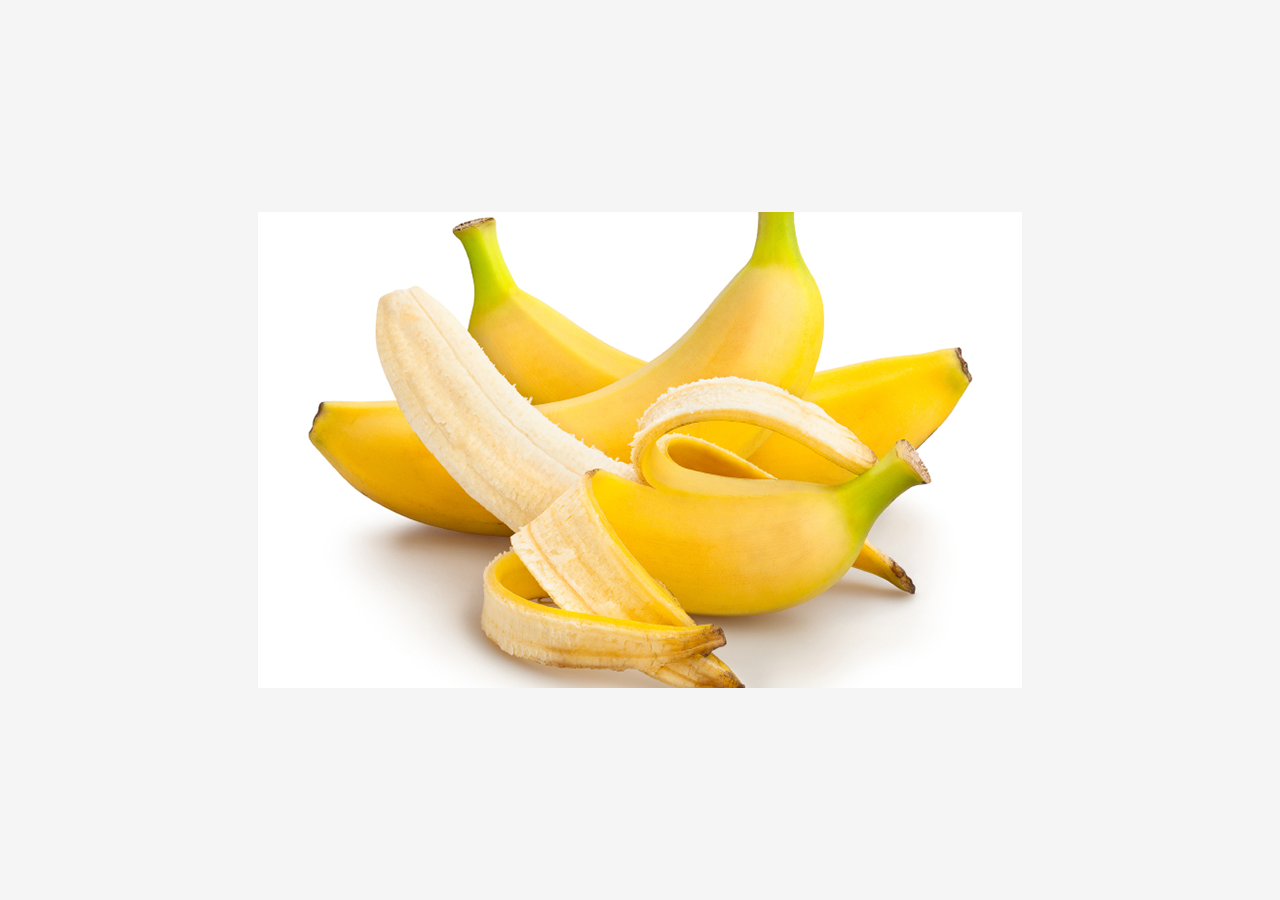
<file: banana.html>
<!DOCTYPE html>
<html>
<head>
    <title>Banana</title>
    <style>
        body, html {
            margin: 0;
            padding: 0;
            height: 100%;
            display: flex;
            justify-content: center;
            align-items: center;
            background-color: #f5f5f5;
        }
        img {
            max-width: 100%;
            max-height: 100%;
        }
    </style>
</head>
<body>

<!-- Large Banana Image -->
<img src="banana.jpg" alt="Banana">

</body>
</html>
</file>
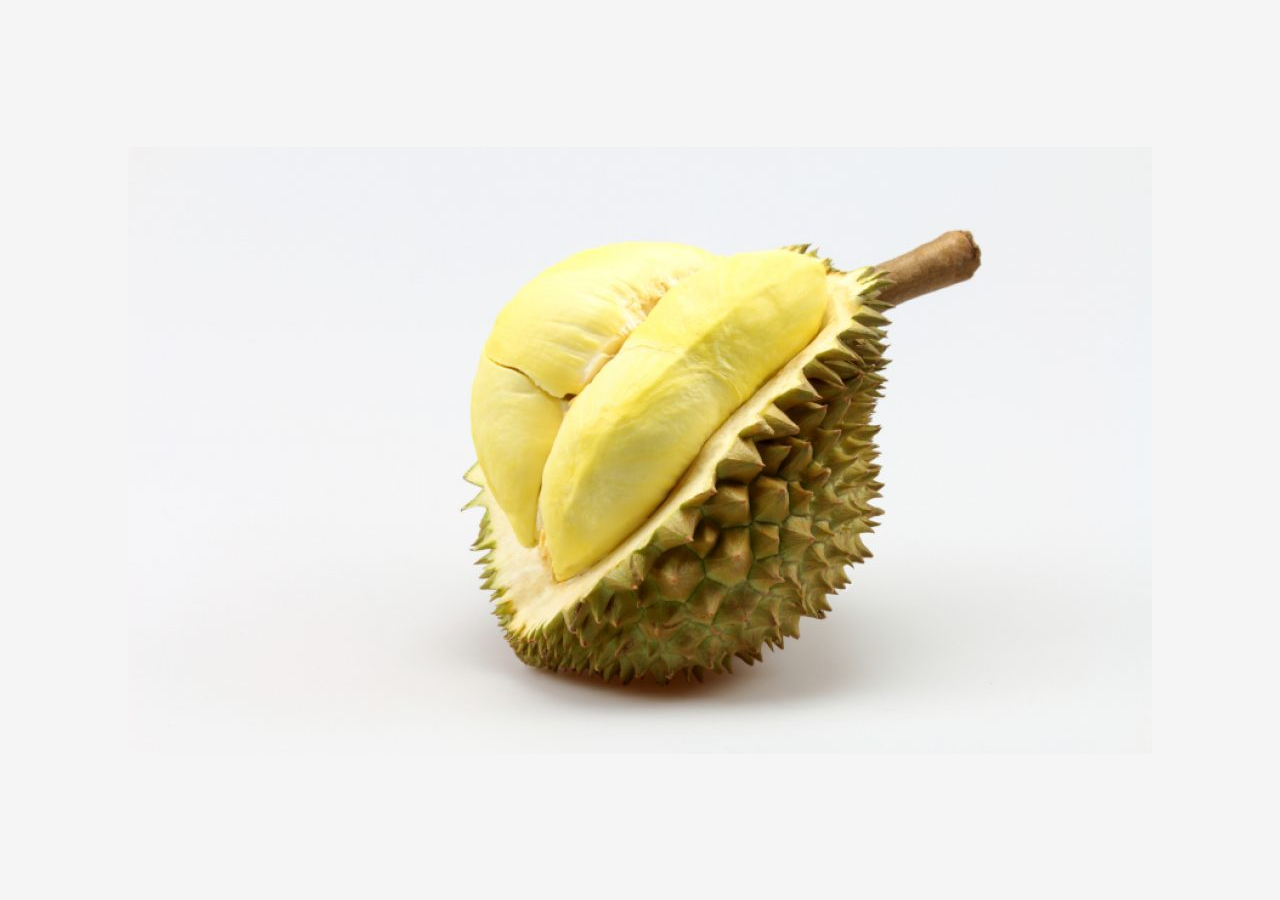
<file: durian.html>
<!DOCTYPE html>
<html>
<head>
    <title>Durian</title>
    <style>
        body, html {
            margin: 0;
            padding: 0;
            height: 100%;
            display: flex;
            justify-content: center;
            align-items: center;
            background-color: #f5f5f5;
        }
        img {
            max-width: 100%;
            max-height: 100%;
        }
    </style>
</head>
<body>

<!-- Large Durian Image -->
<img src="durian.jpg" alt="Durian">

</body>
</html>
</file>
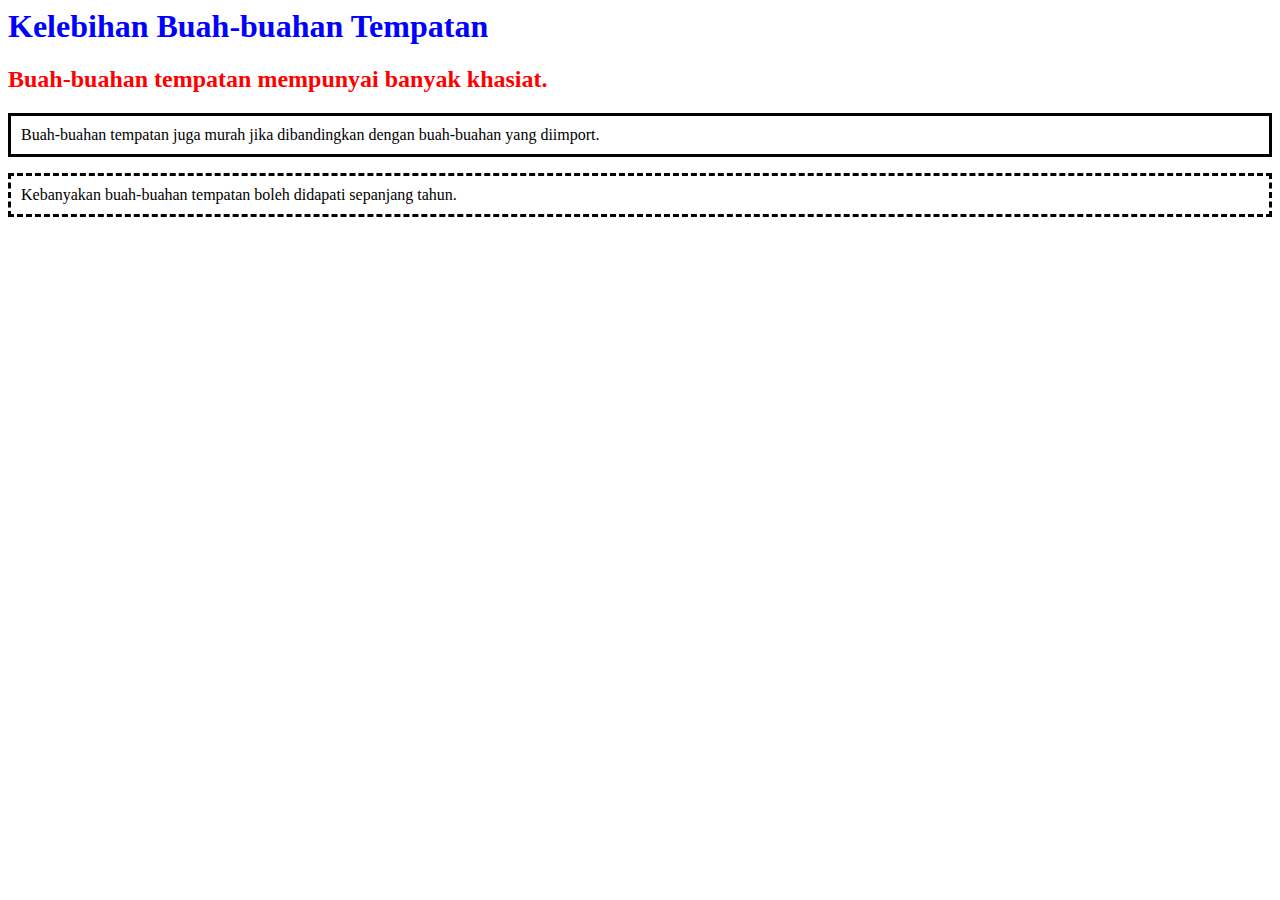
<file: Kelebihan_buah-buahan_tempatan.html>
<html>
<head>
<title>Kelebihan Buah-buahan Tempatan</title>
</head>
<body>
<h1 style="color:blue;">Kelebihan Buah-buahan Tempatan</h1>
<h2 style="color:red;">Buah-buahan tempatan mempunyai banyak khasiat.</h2>
<p style="border: 3px solid black; padding:10px;">Buah-buahan tempatan juga murah jika dibandingkan dengan buah-buahan yang diimport.</p>
<p style="border: 3px dashed black; padding:10px;">Kebanyakan buah-buahan tempatan boleh didapati sepanjang tahun.</p>
</body>
</html>
</file>
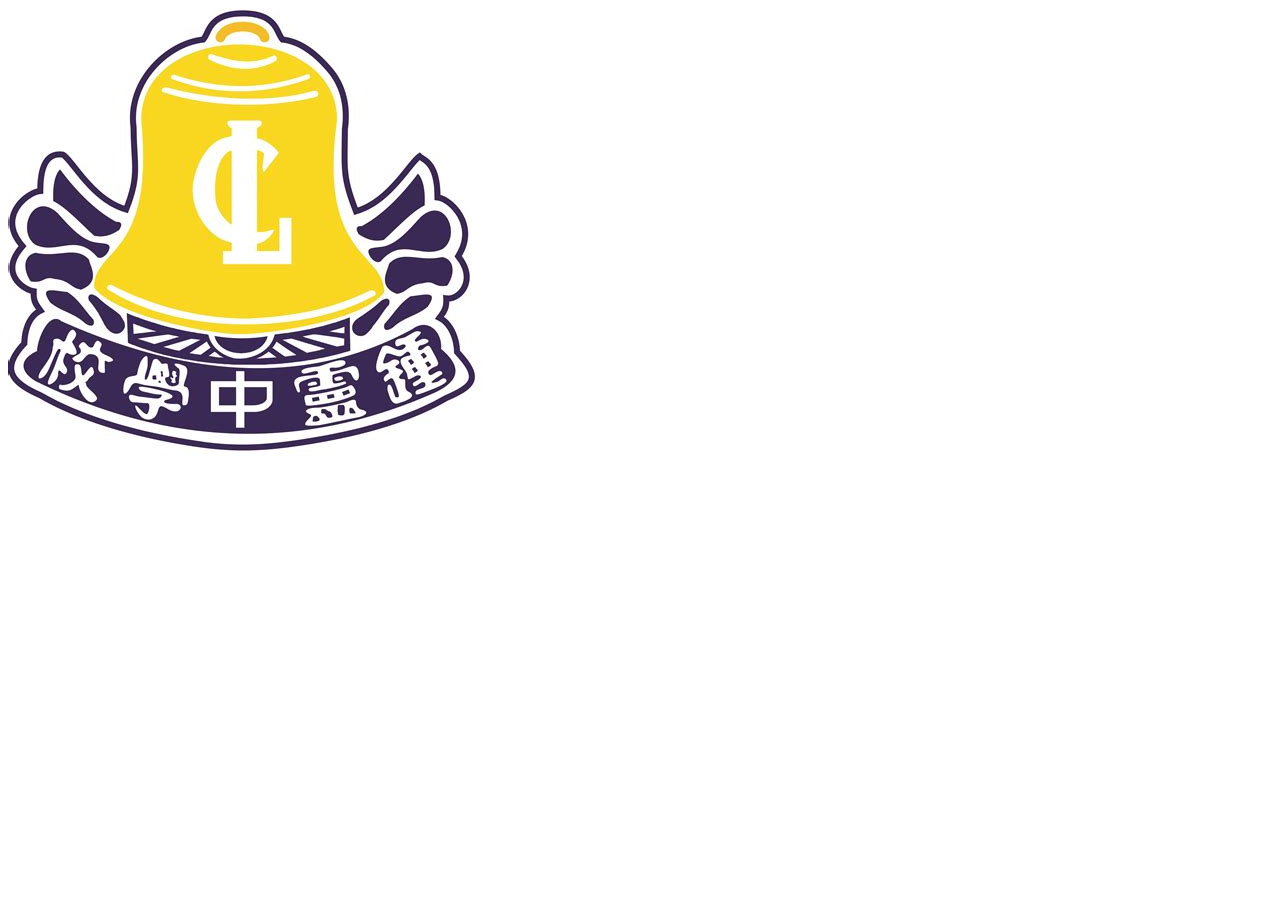
<file: left_top.html>
<!DOCTYPE html>
<html>
<head>
    <title>CLHS Logo</title>
</head>
<body>
    <a href="https://www.clhs.edu.my/viewpost.php#jump" target="_blank">
        <img src="CLHS.jpeg" alt="CLHS Logo" style="width:auto; height:auto;">
    </a>
</body>
</html>
</file>
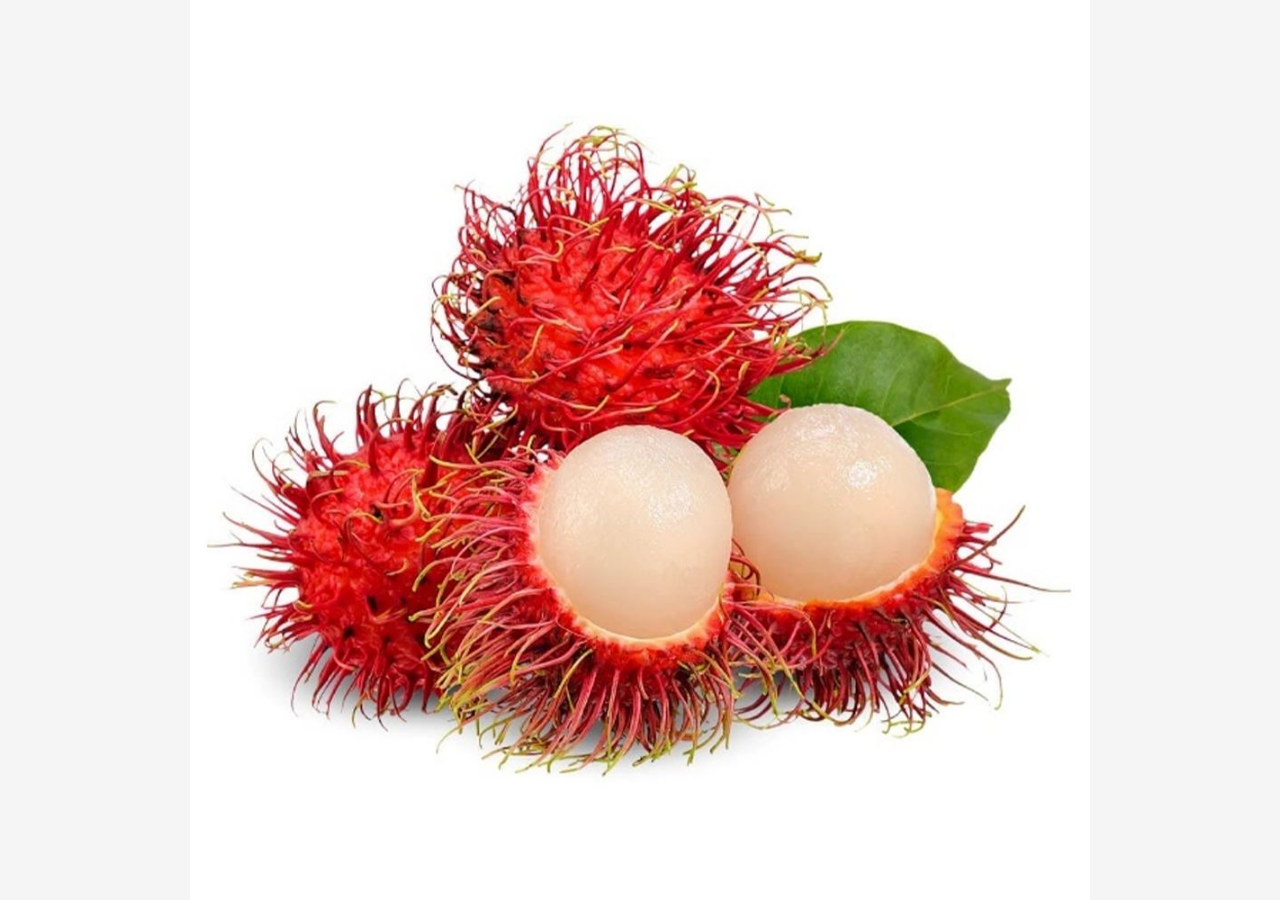
<file: rambutan.html>
<!DOCTYPE html>
<html>
<head>
    <title>Rambutan</title>
    <style>
        body, html {
            margin: 0;
            padding: 0;
            height: 100%;
            display: flex;
            justify-content: center;
            align-items: center;
            background-color: #f5f5f5;
        }
        img {
            max-width: 100%;
            max-height: 100%;
        }
    </style>
</head>
<body>

<!-- Large Rambutan Image -->
<img src="rambutan.jpg" alt="Rambutan">

</body>
</html>
</file>
